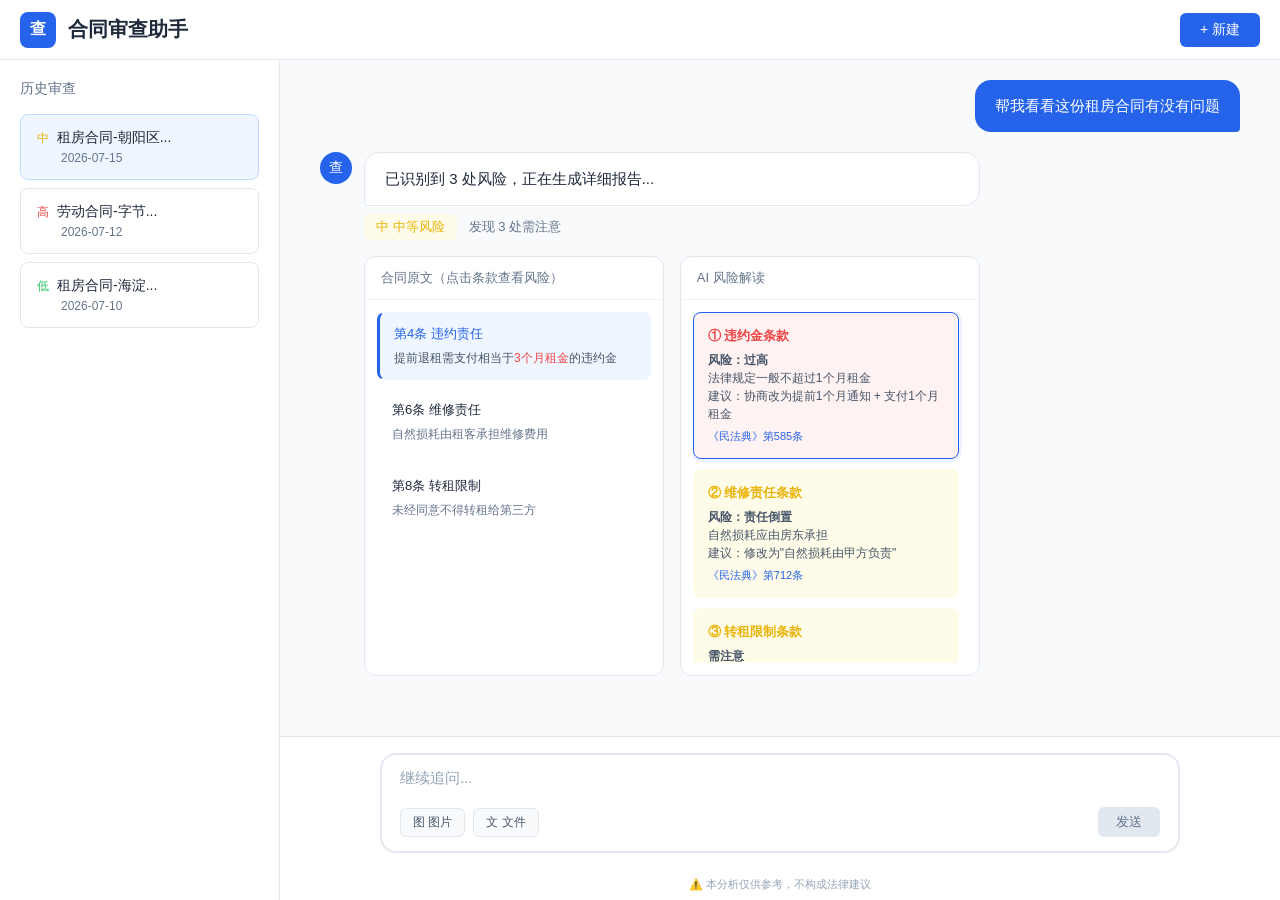
<file: archive/frontend/contract_review_chat.html>
<!DOCTYPE html>
<html lang="zh-CN">
<head>
    <meta charset="UTF-8">
    <meta name="viewport" content="width=device-width, initial-scale=1.0">
    <title>合同审查助手 - 对话</title>
    <style>
        * {
            margin: 0;
            padding: 0;
            box-sizing: border-box;
        }

        body {
            font-family: -apple-system, BlinkMacSystemFont, "Segoe UI", "PingFang SC", "Hiragino Sans GB", "Microsoft YaHei", sans-serif;
            background: #F8FAFC;
            color: #1E293B;
            height: 100vh;
            overflow: hidden;
        }

        /* 顶部导航栏 */
        .navbar {
            height: 60px;
            background: #fff;
            border-bottom: 1px solid #E2E8F0;
            display: flex;
            align-items: center;
            padding: 0 20px;
            justify-content: space-between;
        }

        .logo {
            display: flex;
            align-items: center;
            gap: 12px;
        }

        .logo-icon {
            width: 36px;
            height: 36px;
            background: #2563EB;
            border-radius: 8px;
            display: flex;
            align-items: center;
            justify-content: center;
            color: #fff;
            font-size: 16px;
            font-weight: bold;
        }

        .logo-text {
            font-size: 20px;
            font-weight: 600;
        }

        .new-btn {
            padding: 8px 20px;
            background: #2563EB;
            color: #fff;
            border: none;
            border-radius: 6px;
            font-size: 14px;
            cursor: pointer;
            transition: background 0.2s;
        }

        .new-btn:hover {
            background: #1D4ED8;
        }

        /* 主体布局 */
        .main-container {
            display: flex;
            height: calc(100vh - 60px);
        }

        /* 左侧边栏 */
        .sidebar {
            width: 280px;
            background: #fff;
            border-right: 1px solid #E2E8F0;
            padding: 20px;
            overflow-y: auto;
        }

        .sidebar-title {
            font-size: 14px;
            color: #64748B;
            margin-bottom: 16px;
        }

        .history-item {
            padding: 14px 16px;
            border-radius: 8px;
            margin-bottom: 8px;
            cursor: pointer;
            transition: background 0.2s;
            border: 1px solid #E2E8F0;
        }

        .history-item:hover {
            background: #F8FAFC;
        }

        .history-item.active {
            background: #EFF6FF;
            border-color: #BFDBFE;
        }

        .history-header {
            display: flex;
            align-items: center;
            gap: 8px;
            margin-bottom: 4px;
        }

        .risk-badge {
            font-size: 12px;
            font-weight: 500;
        }

        .risk-medium { color: #EAB308; }
        .risk-high { color: #EF4444; }
        .risk-low { color: #22C55E; }

        .history-title {
            font-size: 14px;
            color: #1E293B;
            font-weight: 500;
        }

        .history-date {
            font-size: 12px;
            color: #64748B;
            margin-left: 24px;
        }

        /* 主内容区 - 对话 */
        .content {
            flex: 1;
            display: flex;
            flex-direction: column;
            overflow: hidden;
        }

        /* 对话滚动区域 */
        .chat-area {
            flex: 1;
            overflow-y: auto;
            padding: 20px 40px;
        }

        /* 用户消息 */
        .user-message {
            display: flex;
            justify-content: flex-end;
            margin-bottom: 20px;
        }

        .user-bubble {
            max-width: 600px;
            background: #2563EB;
            color: #fff;
            padding: 14px 20px;
            border-radius: 16px 16px 4px 16px;
            font-size: 15px;
            line-height: 1.6;
        }

        /* AI 消息 */
        .ai-message {
            display: flex;
            gap: 12px;
            margin-bottom: 20px;
        }

        .ai-avatar {
            width: 32px;
            height: 32px;
            background: #2563EB;
            border-radius: 50%;
            display: flex;
            align-items: center;
            justify-content: center;
            color: #fff;
            font-size: 14px;
            flex-shrink: 0;
        }

        .ai-content {
            max-width: 700px;
        }

        .ai-bubble {
            background: #fff;
            padding: 14px 20px;
            border-radius: 16px 16px 16px 4px;
            font-size: 15px;
            line-height: 1.6;
            border: 1px solid #E2E8F0;
        }

        /* 思考中 */
        .thinking {
            color: #64748B;
            font-style: italic;
        }

        .thinking-dots::after {
            content: '';
            animation: dots 1.5s infinite;
        }

        @keyframes dots {
            0%, 20% { content: '.'; }
            40% { content: '..'; }
            60%, 100% { content: '...'; }
        }

        /* 结果卡片区域 */
        .result-section {
            margin-top: 8px;
        }

        .risk-summary {
            display: flex;
            align-items: center;
            gap: 12px;
            margin-bottom: 16px;
        }

        .risk-level-tag {
            padding: 4px 12px;
            background: #FEFCE8;
            color: #EAB308;
            border-radius: 6px;
            font-size: 13px;
            font-weight: 500;
        }

        .risk-count {
            font-size: 13px;
            color: #64748B;
        }

        /* 左右对照区域 */
        .compare-area {
            display: flex;
            gap: 16px;
            height: 420px;
        }

        .compare-panel {
            flex: 1;
            background: #fff;
            border: 1px solid #E2E8F0;
            border-radius: 12px;
            overflow: hidden;
            display: flex;
            flex-direction: column;
        }

        .panel-header {
            padding: 12px 16px;
            border-bottom: 1px solid #F1F5F9;
            font-size: 13px;
            color: #64748B;
            font-weight: 500;
        }

        .panel-content {
            flex: 1;
            overflow-y: auto;
            padding: 12px;
        }

        /* 左侧 - 合同条款（可点击） */
        .clause-item {
            padding: 12px 14px;
            border-radius: 8px;
            margin-bottom: 8px;
            cursor: pointer;
            transition: all 0.2s;
            border: 1px solid transparent;
        }

        .clause-item:hover {
            background: #F8FAFC;
            border-color: #E2E8F0;
        }

        .clause-item.active {
            background: #EFF6FF;
            border-left: 3px solid #2563EB;
        }

        .clause-title {
            font-size: 13px;
            font-weight: 500;
            margin-bottom: 6px;
        }

        .clause-item.active .clause-title {
            color: #2563EB;
        }

        .clause-text {
            font-size: 12px;
            color: #64748B;
            line-height: 1.5;
        }

        .clause-item.active .clause-text {
            color: #475569;
        }

        .clause-highlight {
            color: #EF4444;
            font-weight: 500;
        }

        /* 右侧 - 风险解读（滚轮区域） */
        .risk-scroll-container {
            position: relative;
            height: 100%;
            overflow: hidden;
        }

        .risk-scroll-content {
            height: 100%;
            overflow-y: auto;
            padding-right: 8px;
            scroll-behavior: smooth;
        }

        /* 自定义滚动条 */
        .risk-scroll-content::-webkit-scrollbar {
            width: 4px;
        }

        .risk-scroll-content::-webkit-scrollbar-track {
            background: #F1F5F9;
            border-radius: 2px;
        }

        .risk-scroll-content::-webkit-scrollbar-thumb {
            background: #CBD5E1;
            border-radius: 2px;
        }

        .risk-card {
            padding: 14px;
            border-radius: 8px;
            margin-bottom: 10px;
            border: 1px solid transparent;
            transition: all 0.3s;
        }

        .risk-card.active {
            border-color: #2563EB;
            box-shadow: 0 0 0 3px rgba(37, 99, 235, 0.08);
        }

        .risk-card-high {
            background: #FEF2F2;
        }

        .risk-card-medium {
            background: #FEFCE8;
        }

        .risk-card-low {
            background: #F0FDF4;
        }

        .risk-card-title {
            font-size: 13px;
            font-weight: 600;
            margin-bottom: 6px;
        }

        .risk-card-high .risk-card-title { color: #EF4444; }
        .risk-card-medium .risk-card-title { color: #EAB308; }
        .risk-card-low .risk-card-title { color: #22C55E; }

        .risk-card-desc {
            font-size: 12px;
            color: #475569;
            line-height: 1.5;
            margin-bottom: 6px;
        }

        .risk-card-law {
            font-size: 11px;
            color: #2563EB;
        }

        /* 底部输入框 */
        .input-area {
            padding: 16px 40px;
            background: #fff;
            border-top: 1px solid #E2E8F0;
        }

        .input-container {
            max-width: 800px;
            margin: 0 auto;
            background: #fff;
            border: 2px solid #E2E8F0;
            border-radius: 16px;
            padding: 14px 18px;
            transition: border-color 0.2s;
        }

        .input-container:focus-within {
            border-color: #2563EB;
        }

        .input-field {
            width: 100%;
            border: none;
            outline: none;
            font-size: 15px;
            color: #1E293B;
            resize: none;
            height: 24px;
            font-family: inherit;
        }

        .input-field::placeholder {
            color: #94A3B8;
        }

        .input-toolbar {
            display: flex;
            align-items: center;
            justify-content: space-between;
            margin-top: 10px;
        }

        .toolbar-left {
            display: flex;
            gap: 8px;
        }

        .toolbar-btn {
            padding: 5px 12px;
            background: #F8FAFC;
            border: 1px solid #E2E8F0;
            border-radius: 6px;
            font-size: 12px;
            color: #475569;
            cursor: pointer;
            transition: all 0.2s;
        }

        .toolbar-btn:hover {
            background: #EFF6FF;
            border-color: #BFDBFE;
            color: #2563EB;
        }

        .send-btn {
            padding: 6px 18px;
            background: #E2E8F0;
            color: #64748B;
            border: none;
            border-radius: 6px;
            font-size: 13px;
            cursor: pointer;
            transition: all 0.2s;
        }

        .send-btn.active {
            background: #2563EB;
            color: #fff;
        }

        /* 免责声明 */
        .disclaimer {
            text-align: center;
            padding: 8px;
            font-size: 11px;
            color: #94A3B8;
            background: #fff;
        }
    </style>
</head>
<body>
    <!-- 顶部导航栏 -->
    <nav class="navbar">
        <div class="logo">
            <div class="logo-icon">查</div>
            <span class="logo-text">合同审查助手</span>
        </div>
        <button class="new-btn">+ 新建</button>
    </nav>

    <!-- 主体 -->
    <div class="main-container">
        <!-- 左侧边栏 -->
        <aside class="sidebar">
            <div class="sidebar-title">历史审查</div>

            <div class="history-item active">
                <div class="history-header">
                    <span class="risk-badge risk-medium">中</span>
                    <span class="history-title">租房合同-朝阳区...</span>
                </div>
                <div class="history-date">2026-07-15</div>
            </div>

            <div class="history-item">
                <div class="history-header">
                    <span class="risk-badge risk-high">高</span>
                    <span class="history-title">劳动合同-字节...</span>
                </div>
                <div class="history-date">2026-07-12</div>
            </div>

            <div class="history-item">
                <div class="history-header">
                    <span class="risk-badge risk-low">低</span>
                    <span class="history-title">租房合同-海淀...</span>
                </div>
                <div class="history-date">2026-07-10</div>
            </div>
        </aside>

        <!-- 主内容区 -->
        <main class="content">
            <!-- 对话区域 -->
            <div class="chat-area">
                <!-- 用户消息 -->
                <div class="user-message">
                    <div class="user-bubble">帮我看看这份租房合同有没有问题</div>
                </div>

                <!-- AI 消息 - 分析完成 -->
                <div class="ai-message">
                    <div class="ai-avatar">查</div>
                    <div class="ai-content">
                        <div class="ai-bubble">
                            已识别到 3 处风险，正在生成详细报告...
                        </div>

                        <!-- 结果区域 -->
                        <div class="result-section">
                            <div class="risk-summary">
                                <span class="risk-level-tag">中 中等风险</span>
                                <span class="risk-count">发现 3 处需注意</span>
                            </div>

                            <!-- 左右对照 -->
                            <div class="compare-area">
                                <!-- 左侧：合同原文 -->
                                <div class="compare-panel">
                                    <div class="panel-header">合同原文（点击条款查看风险）</div>
                                    <div class="panel-content">
                                        <div class="clause-item active" data-clause="1">
                                            <div class="clause-title">第4条 违约责任</div>
                                            <div class="clause-text">
                                                提前退租需支付相当于<span class="clause-highlight">3个月租金</span>的违约金
                                            </div>
                                        </div>

                                        <div class="clause-item" data-clause="2">
                                            <div class="clause-title">第6条 维修责任</div>
                                            <div class="clause-text">
                                                自然损耗由租客承担维修费用
                                            </div>
                                        </div>

                                        <div class="clause-item" data-clause="3">
                                            <div class="clause-title">第8条 转租限制</div>
                                            <div class="clause-text">
                                                未经同意不得转租给第三方
                                            </div>
                                        </div>
                                    </div>
                                </div>

                                <!-- 右侧：AI 风险解读（滚轮） -->
                                <div class="compare-panel">
                                    <div class="panel-header">AI 风险解读</div>
                                    <div class="panel-content">
                                        <div class="risk-scroll-container">
                                            <div class="risk-scroll-content" id="riskScroll">
                                                <div class="risk-card risk-card-high active" data-risk="1">
                                                    <div class="risk-card-title">① 违约金条款</div>
                                                    <div class="risk-card-desc">
                                                        <strong>风险：过高</strong><br>
                                                        法律规定一般不超过1个月租金<br>
                                                        建议：协商改为提前1个月通知 + 支付1个月租金
                                                    </div>
                                                    <div class="risk-card-law">《民法典》第585条</div>
                                                </div>

                                                <div class="risk-card risk-card-medium" data-risk="2">
                                                    <div class="risk-card-title">② 维修责任条款</div>
                                                    <div class="risk-card-desc">
                                                        <strong>风险：责任倒置</strong><br>
                                                        自然损耗应由房东承担<br>
                                                        建议：修改为"自然损耗由甲方负责"
                                                    </div>
                                                    <div class="risk-card-law">《民法典》第712条</div>
                                                </div>

                                                <div class="risk-card risk-card-medium" data-risk="3">
                                                    <div class="risk-card-title">③ 转租限制条款</div>
                                                    <div class="risk-card-desc">
                                                        <strong>需注意</strong><br>
                                                        过于严格，建议增加"经甲方同意可转租"
                                                    </div>
                                                </div>
                                            </div>
                                        </div>
                                    </div>
                                </div>
                            </div>
                        </div>
                    </div>
                </div>
            </div>

            <!-- 底部输入框 -->
            <div class="input-area">
                <div class="input-container">
                    <textarea class="input-field" placeholder="继续追问..."></textarea>
                    <div class="input-toolbar">
                        <div class="toolbar-left">
                            <button class="toolbar-btn">图 图片</button>
                            <button class="toolbar-btn">文 文件</button>
                        </div>
                        <button class="send-btn">发送</button>
                    </div>
                </div>
            </div>

            <!-- 免责声明 -->
            <div class="disclaimer">⚠️ 本分析仅供参考，不构成法律建议</div>
        </main>
    </div>

    <script>
        // 条款点击联动
        const clauseItems = document.querySelectorAll('.clause-item');
        const riskCards = document.querySelectorAll('.risk-card');
        const riskScroll = document.getElementById('riskScroll');

        clauseItems.forEach(item => {
            item.addEventListener('click', function() {
                const clauseId = this.dataset.clause;

                // 高亮左侧条款
                clauseItems.forEach(c => c.classList.remove('active'));
                this.classList.add('active');

                // 右侧滚动到对应风险
                const targetRisk = document.querySelector(`[data-risk="${clauseId}"]`);
                if (targetRisk) {
                    // 滚动到目标卡片
                    targetRisk.scrollIntoView({ behavior: 'smooth', block: 'start' });

                    // 高亮风险卡片
                    riskCards.forEach(r => r.classList.remove('active'));
                    targetRisk.classList.add('active');
                }
            });
        });

        // 输入框交互
        const inputField = document.querySelector('.input-field');
        const sendBtn = document.querySelector('.send-btn');

        inputField.addEventListener('input', function() {
            if (this.value.trim().length > 0) {
                sendBtn.classList.add('active');
            } else {
                sendBtn.classList.remove('active');
            }
        });
    </script>
</body>
</html>
</file>
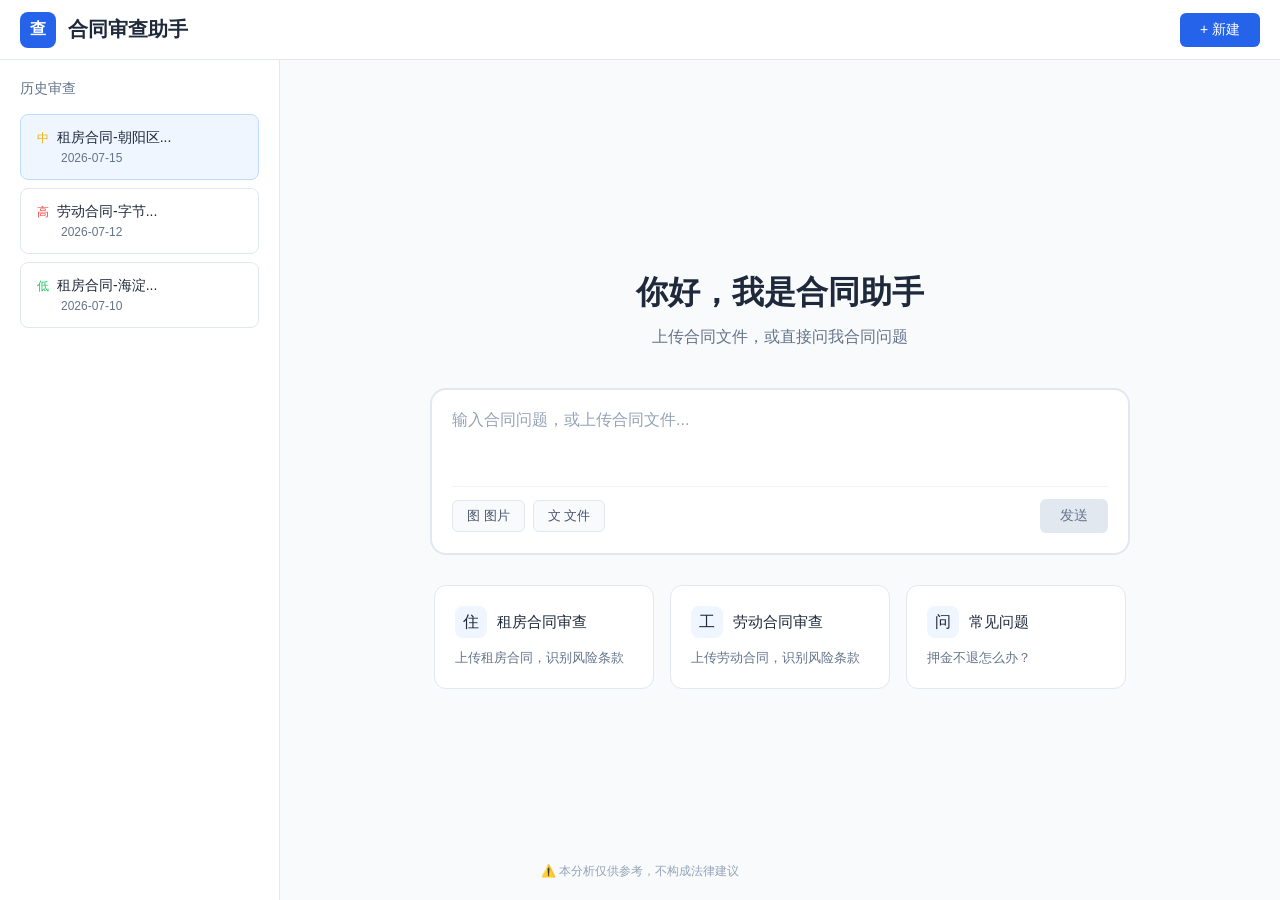
<file: archive/frontend/contract_review_homepage.html>
<!DOCTYPE html>
<html lang="zh-CN">
<head>
    <meta charset="UTF-8">
    <meta name="viewport" content="width=device-width, initial-scale=1.0">
    <title>合同审查助手</title>
    <style>
        * {
            margin: 0;
            padding: 0;
            box-sizing: border-box;
        }

        body {
            font-family: -apple-system, BlinkMacSystemFont, "Segoe UI", "PingFang SC", "Hiragino Sans GB", "Microsoft YaHei", sans-serif;
            background: #F8FAFC;
            color: #1E293B;
            height: 100vh;
            overflow: hidden;
        }

        /* 顶部导航栏 */
        .navbar {
            height: 60px;
            background: #fff;
            border-bottom: 1px solid #E2E8F0;
            display: flex;
            align-items: center;
            padding: 0 20px;
            justify-content: space-between;
        }

        .logo {
            display: flex;
            align-items: center;
            gap: 12px;
        }

        .logo-icon {
            width: 36px;
            height: 36px;
            background: #2563EB;
            border-radius: 8px;
            display: flex;
            align-items: center;
            justify-content: center;
            color: #fff;
            font-size: 16px;
            font-weight: bold;
        }

        .logo-text {
            font-size: 20px;
            font-weight: 600;
        }

        .new-btn {
            padding: 8px 20px;
            background: #2563EB;
            color: #fff;
            border: none;
            border-radius: 6px;
            font-size: 14px;
            cursor: pointer;
            transition: background 0.2s;
        }

        .new-btn:hover {
            background: #1D4ED8;
        }

        /* 主体布局 */
        .main-container {
            display: flex;
            height: calc(100vh - 60px);
        }

        /* 左侧边栏 */
        .sidebar {
            width: 280px;
            background: #fff;
            border-right: 1px solid #E2E8F0;
            padding: 20px;
            overflow-y: auto;
        }

        .sidebar-title {
            font-size: 14px;
            color: #64748B;
            margin-bottom: 16px;
        }

        .history-item {
            padding: 14px 16px;
            border-radius: 8px;
            margin-bottom: 8px;
            cursor: pointer;
            transition: background 0.2s;
            border: 1px solid #E2E8F0;
        }

        .history-item:hover {
            background: #F8FAFC;
        }

        .history-item.active {
            background: #EFF6FF;
            border-color: #BFDBFE;
        }

        .history-header {
            display: flex;
            align-items: center;
            gap: 8px;
            margin-bottom: 4px;
        }

        .risk-badge {
            font-size: 12px;
            font-weight: 500;
        }

        .risk-medium { color: #EAB308; }
        .risk-high { color: #EF4444; }
        .risk-low { color: #22C55E; }

        .history-title {
            font-size: 14px;
            color: #1E293B;
            font-weight: 500;
        }

        .history-date {
            font-size: 12px;
            color: #64748B;
            margin-left: 24px;
        }

        /* 主内容区 */
        .content {
            flex: 1;
            display: flex;
            flex-direction: column;
            align-items: center;
            justify-content: center;
            padding: 40px;
        }

        .welcome-section {
            text-align: center;
            margin-bottom: 40px;
        }

        .welcome-title {
            font-size: 32px;
            font-weight: 600;
            margin-bottom: 12px;
        }

        .welcome-subtitle {
            font-size: 16px;
            color: #64748B;
        }

        /* 输入框区域 */
        .input-container {
            width: 100%;
            max-width: 700px;
            background: #fff;
            border: 2px solid #E2E8F0;
            border-radius: 16px;
            padding: 20px;
            margin-bottom: 30px;
            transition: border-color 0.2s;
        }

        .input-container:focus-within {
            border-color: #2563EB;
        }

        .input-field {
            width: 100%;
            border: none;
            outline: none;
            font-size: 16px;
            color: #1E293B;
            resize: none;
            min-height: 60px;
            font-family: inherit;
        }

        .input-field::placeholder {
            color: #94A3B8;
        }

        .input-toolbar {
            display: flex;
            align-items: center;
            justify-content: space-between;
            margin-top: 12px;
            padding-top: 12px;
            border-top: 1px solid #F1F5F9;
        }

        .toolbar-left {
            display: flex;
            gap: 8px;
        }

        .toolbar-btn {
            padding: 6px 14px;
            background: #F8FAFC;
            border: 1px solid #E2E8F0;
            border-radius: 6px;
            font-size: 13px;
            color: #475569;
            cursor: pointer;
            transition: all 0.2s;
        }

        .toolbar-btn:hover {
            background: #EFF6FF;
            border-color: #BFDBFE;
            color: #2563EB;
        }

        .send-btn {
            padding: 8px 20px;
            background: #E2E8F0;
            color: #64748B;
            border: none;
            border-radius: 6px;
            font-size: 14px;
            cursor: pointer;
            transition: all 0.2s;
        }

        .send-btn.active {
            background: #2563EB;
            color: #fff;
        }

        /* 快捷卡片 */
        .quick-cards {
            display: flex;
            gap: 16px;
            width: 100%;
            max-width: 700px;
            justify-content: center;
        }

        .quick-card {
            flex: 1;
            max-width: 220px;
            background: #fff;
            border: 1px solid #E2E8F0;
            border-radius: 12px;
            padding: 20px;
            cursor: pointer;
            transition: all 0.2s;
        }

        .quick-card:hover {
            border-color: #BFDBFE;
            box-shadow: 0 4px 12px rgba(37, 99, 235, 0.08);
            transform: translateY(-2px);
        }

        .quick-card-header {
            display: flex;
            align-items: center;
            gap: 10px;
            margin-bottom: 10px;
        }

        .quick-card-icon {
            width: 32px;
            height: 32px;
            background: #EFF6FF;
            border-radius: 8px;
            display: flex;
            align-items: center;
            justify-content: center;
            font-size: 16px;
        }

        .quick-card-title {
            font-size: 15px;
            font-weight: 500;
        }

        .quick-card-desc {
            font-size: 13px;
            color: #64748B;
            line-height: 1.5;
        }

        /* 底部免责声明 */
        .disclaimer {
            position: fixed;
            bottom: 20px;
            left: 50%;
            transform: translateX(-50%);
            font-size: 12px;
            color: #94A3B8;
        }
    </style>
</head>
<body>
    <!-- 顶部导航栏 -->
    <nav class="navbar">
        <div class="logo">
            <div class="logo-icon">查</div>
            <span class="logo-text">合同审查助手</span>
        </div>
        <button class="new-btn">+ 新建</button>
    </nav>

    <!-- 主体 -->
    <div class="main-container">
        <!-- 左侧边栏 -->
        <aside class="sidebar">
            <div class="sidebar-title">历史审查</div>

            <div class="history-item active">
                <div class="history-header">
                    <span class="risk-badge risk-medium">中</span>
                    <span class="history-title">租房合同-朝阳区...</span>
                </div>
                <div class="history-date">2026-07-15</div>
            </div>

            <div class="history-item">
                <div class="history-header">
                    <span class="risk-badge risk-high">高</span>
                    <span class="history-title">劳动合同-字节...</span>
                </div>
                <div class="history-date">2026-07-12</div>
            </div>

            <div class="history-item">
                <div class="history-header">
                    <span class="risk-badge risk-low">低</span>
                    <span class="history-title">租房合同-海淀...</span>
                </div>
                <div class="history-date">2026-07-10</div>
            </div>
        </aside>

        <!-- 主内容区 -->
        <main class="content">
            <div class="welcome-section">
                <h1 class="welcome-title">你好，我是合同助手</h1>
                <p class="welcome-subtitle">上传合同文件，或直接问我合同问题</p>
            </div>

            <!-- 输入框 -->
            <div class="input-container">
                <textarea class="input-field" placeholder="输入合同问题，或上传合同文件..."></textarea>
                <div class="input-toolbar">
                    <div class="toolbar-left">
                        <button class="toolbar-btn">图 图片</button>
                        <button class="toolbar-btn">文 文件</button>
                    </div>
                    <button class="send-btn">发送</button>
                </div>
            </div>

            <!-- 快捷卡片 -->
            <div class="quick-cards">
                <div class="quick-card">
                    <div class="quick-card-header">
                        <div class="quick-card-icon">住</div>
                        <span class="quick-card-title">租房合同审查</span>
                    </div>
                    <p class="quick-card-desc">上传租房合同，识别风险条款</p>
                </div>

                <div class="quick-card">
                    <div class="quick-card-header">
                        <div class="quick-card-icon">工</div>
                        <span class="quick-card-title">劳动合同审查</span>
                    </div>
                    <p class="quick-card-desc">上传劳动合同，识别风险条款</p>
                </div>

                <div class="quick-card">
                    <div class="quick-card-header">
                        <div class="quick-card-icon">问</div>
                        <span class="quick-card-title">常见问题</span>
                    </div>
                    <p class="quick-card-desc">押金不退怎么办？</p>
                </div>
            </div>
        </main>
    </div>

    <!-- 底部免责声明 -->
    <div class="disclaimer">⚠️ 本分析仅供参考，不构成法律建议</div>

    <script>
        // 输入框交互
        const inputField = document.querySelector('.input-field');
        const sendBtn = document.querySelector('.send-btn');

        inputField.addEventListener('input', function() {
            if (this.value.trim().length > 0) {
                sendBtn.classList.add('active');
            } else {
                sendBtn.classList.remove('active');
            }
        });

        // 快捷卡片点击
        document.querySelectorAll('.quick-card').forEach(card => {
            card.addEventListener('click', function() {
                const title = this.querySelector('.quick-card-title').textContent;
                inputField.value = '我想审查' + title;
                sendBtn.classList.add('active');
                inputField.focus();
            });
        });
    </script>
</body>
</html>
</file>
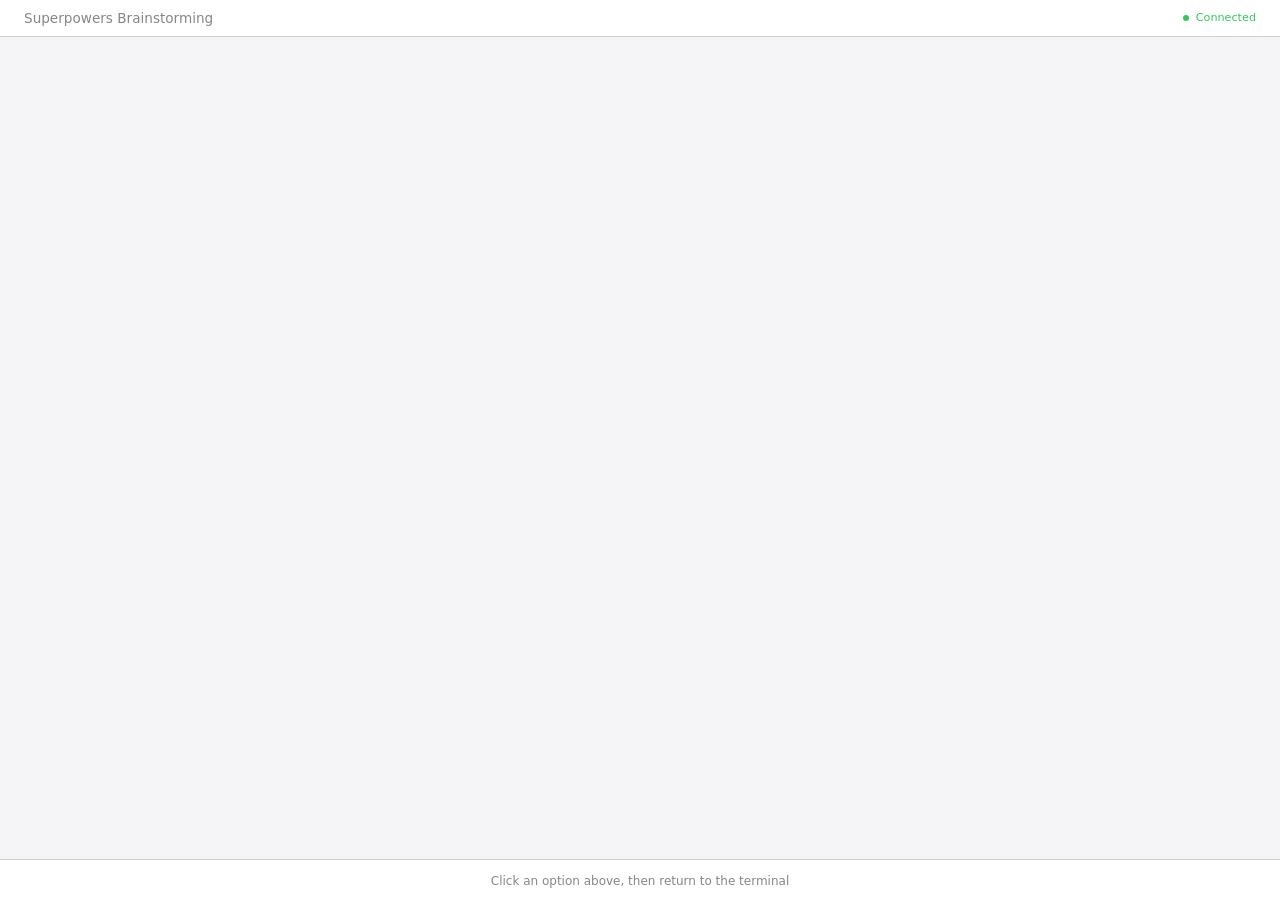
<file: .claude/skills/brainstorming/scripts/frame-template.html>
<!DOCTYPE html>
<html>
<head>
  <meta charset="utf-8">
  <title>Superpowers Brainstorming</title>
  <style>
    /*
     * BRAINSTORM COMPANION FRAME TEMPLATE
     *
     * This template provides a consistent frame with:
     * - OS-aware light/dark theming
     * - Fixed header and selection indicator bar
     * - Scrollable main content area
     * - CSS helpers for common UI patterns
     *
     * Content is injected via placeholder comment in #claude-content.
     */

    * { box-sizing: border-box; margin: 0; padding: 0; }
    html, body { height: 100%; overflow: hidden; }

    /* ===== THEME VARIABLES ===== */
    :root {
      --bg-primary: #f5f5f7;
      --bg-secondary: #ffffff;
      --bg-tertiary: #e5e5e7;
      --border: #d1d1d6;
      --text-primary: #1d1d1f;
      --text-secondary: #86868b;
      --text-tertiary: #aeaeb2;
      --accent: #0071e3;
      --accent-hover: #0077ed;
      --success: #34c759;
      --warning: #ff9f0a;
      --error: #ff3b30;
      --selected-bg: #e8f4fd;
      --selected-border: #0071e3;
    }

    @media (prefers-color-scheme: dark) {
      :root {
        --bg-primary: #1d1d1f;
        --bg-secondary: #2d2d2f;
        --bg-tertiary: #3d3d3f;
        --border: #424245;
        --text-primary: #f5f5f7;
        --text-secondary: #86868b;
        --text-tertiary: #636366;
        --accent: #0a84ff;
        --accent-hover: #409cff;
        --selected-bg: rgba(10, 132, 255, 0.15);
        --selected-border: #0a84ff;
      }
    }

    body {
      font-family: system-ui, -apple-system, BlinkMacSystemFont, sans-serif;
      background: var(--bg-primary);
      color: var(--text-primary);
      display: flex;
      flex-direction: column;
      line-height: 1.5;
    }

    /* ===== FRAME STRUCTURE ===== */
    .header {
      background: var(--bg-secondary);
      padding: 0.5rem 1.5rem;
      display: flex;
      justify-content: space-between;
      align-items: center;
      border-bottom: 1px solid var(--border);
      flex-shrink: 0;
    }
    .header h1 { font-size: 0.85rem; font-weight: 500; color: var(--text-secondary); }
    .header .status { font-size: 0.7rem; color: var(--success); display: flex; align-items: center; gap: 0.4rem; }
    .header .status::before { content: ''; width: 6px; height: 6px; background: var(--success); border-radius: 50%; }

    .main { flex: 1; overflow-y: auto; }
    #claude-content { padding: 2rem; min-height: 100%; }

    .indicator-bar {
      background: var(--bg-secondary);
      border-top: 1px solid var(--border);
      padding: 0.5rem 1.5rem;
      flex-shrink: 0;
      text-align: center;
    }
    .indicator-bar span {
      font-size: 0.75rem;
      color: var(--text-secondary);
    }
    .indicator-bar .selected-text {
      color: var(--accent);
      font-weight: 500;
    }

    /* ===== TYPOGRAPHY ===== */
    h2 { font-size: 1.5rem; font-weight: 600; margin-bottom: 0.5rem; }
    h3 { font-size: 1.1rem; font-weight: 600; margin-bottom: 0.25rem; }
    .subtitle { color: var(--text-secondary); margin-bottom: 1.5rem; }
    .section { margin-bottom: 2rem; }
    .label { font-size: 0.7rem; color: var(--text-secondary); text-transform: uppercase; letter-spacing: 0.05em; margin-bottom: 0.5rem; }

    /* ===== OPTIONS (for A/B/C choices) ===== */
    .options { display: flex; flex-direction: column; gap: 0.75rem; }
    .option {
      background: var(--bg-secondary);
      border: 2px solid var(--border);
      border-radius: 12px;
      padding: 1rem 1.25rem;
      cursor: pointer;
      transition: all 0.15s ease;
      display: flex;
      align-items: flex-start;
      gap: 1rem;
    }
    .option:hover { border-color: var(--accent); }
    .option.selected { background: var(--selected-bg); border-color: var(--selected-border); }
    .option .letter {
      background: var(--bg-tertiary);
      color: var(--text-secondary);
      width: 1.75rem; height: 1.75rem;
      border-radius: 6px;
      display: flex; align-items: center; justify-content: center;
      font-weight: 600; font-size: 0.85rem; flex-shrink: 0;
    }
    .option.selected .letter { background: var(--accent); color: white; }
    .option .content { flex: 1; }
    .option .content h3 { font-size: 0.95rem; margin-bottom: 0.15rem; }
    .option .content p { color: var(--text-secondary); font-size: 0.85rem; margin: 0; }

    /* ===== CARDS (for showing designs/mockups) ===== */
    .cards { display: grid; grid-template-columns: repeat(auto-fit, minmax(280px, 1fr)); gap: 1rem; }
    .card {
      background: var(--bg-secondary);
      border: 1px solid var(--border);
      border-radius: 12px;
      overflow: hidden;
      cursor: pointer;
      transition: all 0.15s ease;
    }
    .card:hover { border-color: var(--accent); transform: translateY(-2px); box-shadow: 0 4px 12px rgba(0,0,0,0.1); }
    .card.selected { border-color: var(--selected-border); border-width: 2px; }
    .card-image { background: var(--bg-tertiary); aspect-ratio: 16/10; display: flex; align-items: center; justify-content: center; }
    .card-body { padding: 1rem; }
    .card-body h3 { margin-bottom: 0.25rem; }
    .card-body p { color: var(--text-secondary); font-size: 0.85rem; }

    /* ===== MOCKUP CONTAINER ===== */
    .mockup {
      background: var(--bg-secondary);
      border: 1px solid var(--border);
      border-radius: 12px;
      overflow: hidden;
      margin-bottom: 1.5rem;
    }
    .mockup-header {
      background: var(--bg-tertiary);
      padding: 0.5rem 1rem;
      font-size: 0.75rem;
      color: var(--text-secondary);
      border-bottom: 1px solid var(--border);
    }
    .mockup-body { padding: 1.5rem; }

    /* ===== SPLIT VIEW (side-by-side comparison) ===== */
    .split { display: grid; grid-template-columns: 1fr 1fr; gap: 1.5rem; }
    @media (max-width: 700px) { .split { grid-template-columns: 1fr; } }

    /* ===== PROS/CONS ===== */
    .pros-cons { display: grid; grid-template-columns: 1fr 1fr; gap: 1rem; margin: 1rem 0; }
    .pros, .cons { background: var(--bg-secondary); border-radius: 8px; padding: 1rem; }
    .pros h4 { color: var(--success); font-size: 0.85rem; margin-bottom: 0.5rem; }
    .cons h4 { color: var(--error); font-size: 0.85rem; margin-bottom: 0.5rem; }
    .pros ul, .cons ul { margin-left: 1.25rem; font-size: 0.85rem; color: var(--text-secondary); }
    .pros li, .cons li { margin-bottom: 0.25rem; }

    /* ===== PLACEHOLDER (for mockup areas) ===== */
    .placeholder {
      background: var(--bg-tertiary);
      border: 2px dashed var(--border);
      border-radius: 8px;
      padding: 2rem;
      text-align: center;
      color: var(--text-tertiary);
    }

    /* ===== INLINE MOCKUP ELEMENTS ===== */
    .mock-nav { background: var(--accent); color: white; padding: 0.75rem 1rem; display: flex; gap: 1.5rem; font-size: 0.9rem; }
    .mock-sidebar { background: var(--bg-tertiary); padding: 1rem; min-width: 180px; }
    .mock-content { padding: 1.5rem; flex: 1; }
    .mock-button { background: var(--accent); color: white; border: none; padding: 0.5rem 1rem; border-radius: 6px; font-size: 0.85rem; }
    .mock-input { background: var(--bg-primary); border: 1px solid var(--border); border-radius: 6px; padding: 0.5rem; width: 100%; }
  </style>
</head>
<body>
  <div class="header">
    <h1><a href="https://github.com/obra/superpowers" style="color: inherit; text-decoration: none;">Superpowers Brainstorming</a></h1>
    <div class="status">Connected</div>
  </div>

  <div class="main">
    <div id="claude-content">
      <!-- CONTENT -->
    </div>
  </div>

  <div class="indicator-bar">
    <span id="indicator-text">Click an option above, then return to the terminal</span>
  </div>

</body>
</html>
</file>
